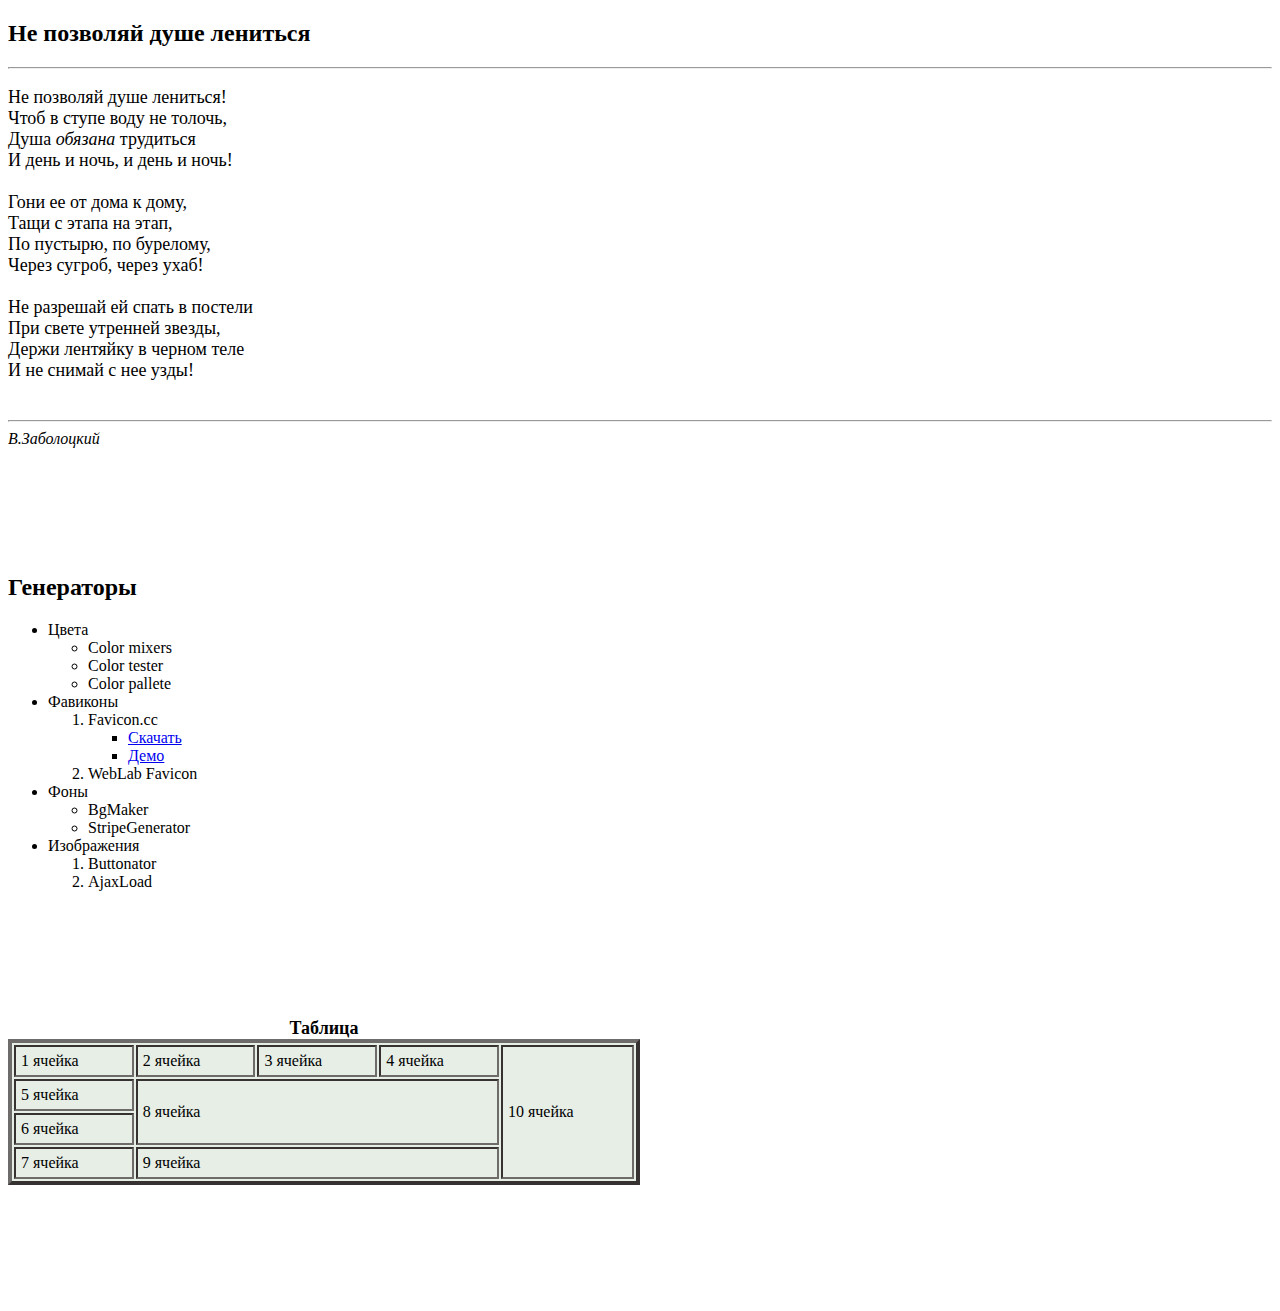
<file: gr_1_peter_polyakov_dz_1/index.html>
<!DOCTYPE html>
<html lang="ru">
<head>
   <meta charset="UTF-8">
   <meta name="keywords" content="стихотворение,список,таблица">
   <link rel="stylesheet" href="style.css">
   <title>УЧЕБНЫЙ КУРС «HTML + CSS».ПРАКТИЧЕСКОЕ ЗАДАНИЕ №1 </title>
</head>
<body>
   <!--Выполнено 27.09.2021г.-->

   <!--Стих-->
   <div class="poem">
      <h2>Не позволяй душе лениться</h2>
      <hr>
      <p><pre>
Не позволяй душе лениться!
Чтоб в ступе воду не толочь,
Душа <i>обязана</i> трудиться
И день и ночь, и день и ночь!

Гони ее от дома к дому,
Тащи с этапа на этап,
По пустырю, по бурелому,
Через сугроб, через ухаб!

Не разрешай ей спать в постели
При свете утренней звезды,
Держи лентяйку в черном теле
И не снимай с нее узды!
         </pre></p>
      <hr>
      <cite>В.Заболоцкий</cite>
   </div>

   <!--Список-->
   <div class="list">
      <h2>Генераторы</h2>
      <ul>
      <li>Цвета</li>
      <ul>
         <li>Color mixers</li>
         <li>Color tester</li>
         <li>Color pallete</li>
      </ul>
      <li>Фавиконы</li>
         <ol>
         <li>Favicon.cc</li>
            <ul>
            <li><a href="#">Скачать</a></li>
            <li><a href="#">Демо</a></li>
            </ul>
         <li>WebLab Favicon</li>
         </ol>
      <li>Фоны</li>
         <ul>
         <li>BgMaker</li>
         <li>StripeGenerator</li>
         </ul>
      <li>Изображения</li>
         <ol>
         <li>Buttonator</li>
         <li>AjaxLoad</li>
         </ol>
      </ul>
   </div>
   <!--Таблица-->
   <div class="table">
      <table>
         <caption>Таблица</caption>
         <tr><td>1 ячейка</td><td>2 ячейка</td><td>3 ячейка</td><td>4 ячейка</td><td rowspan="4">10 ячейка</td></tr>
         <tr><td>5 ячейка</td><td colspan="3" rowspan="2">8 ячейка</td></tr>
         <tr><td>6 ячейка</td></tr>
         <tr><td>7 ячейка</td><td colspan="3">9 ячейка</td></tr>
      </table>
   </div>
</body>
</html>
</file>
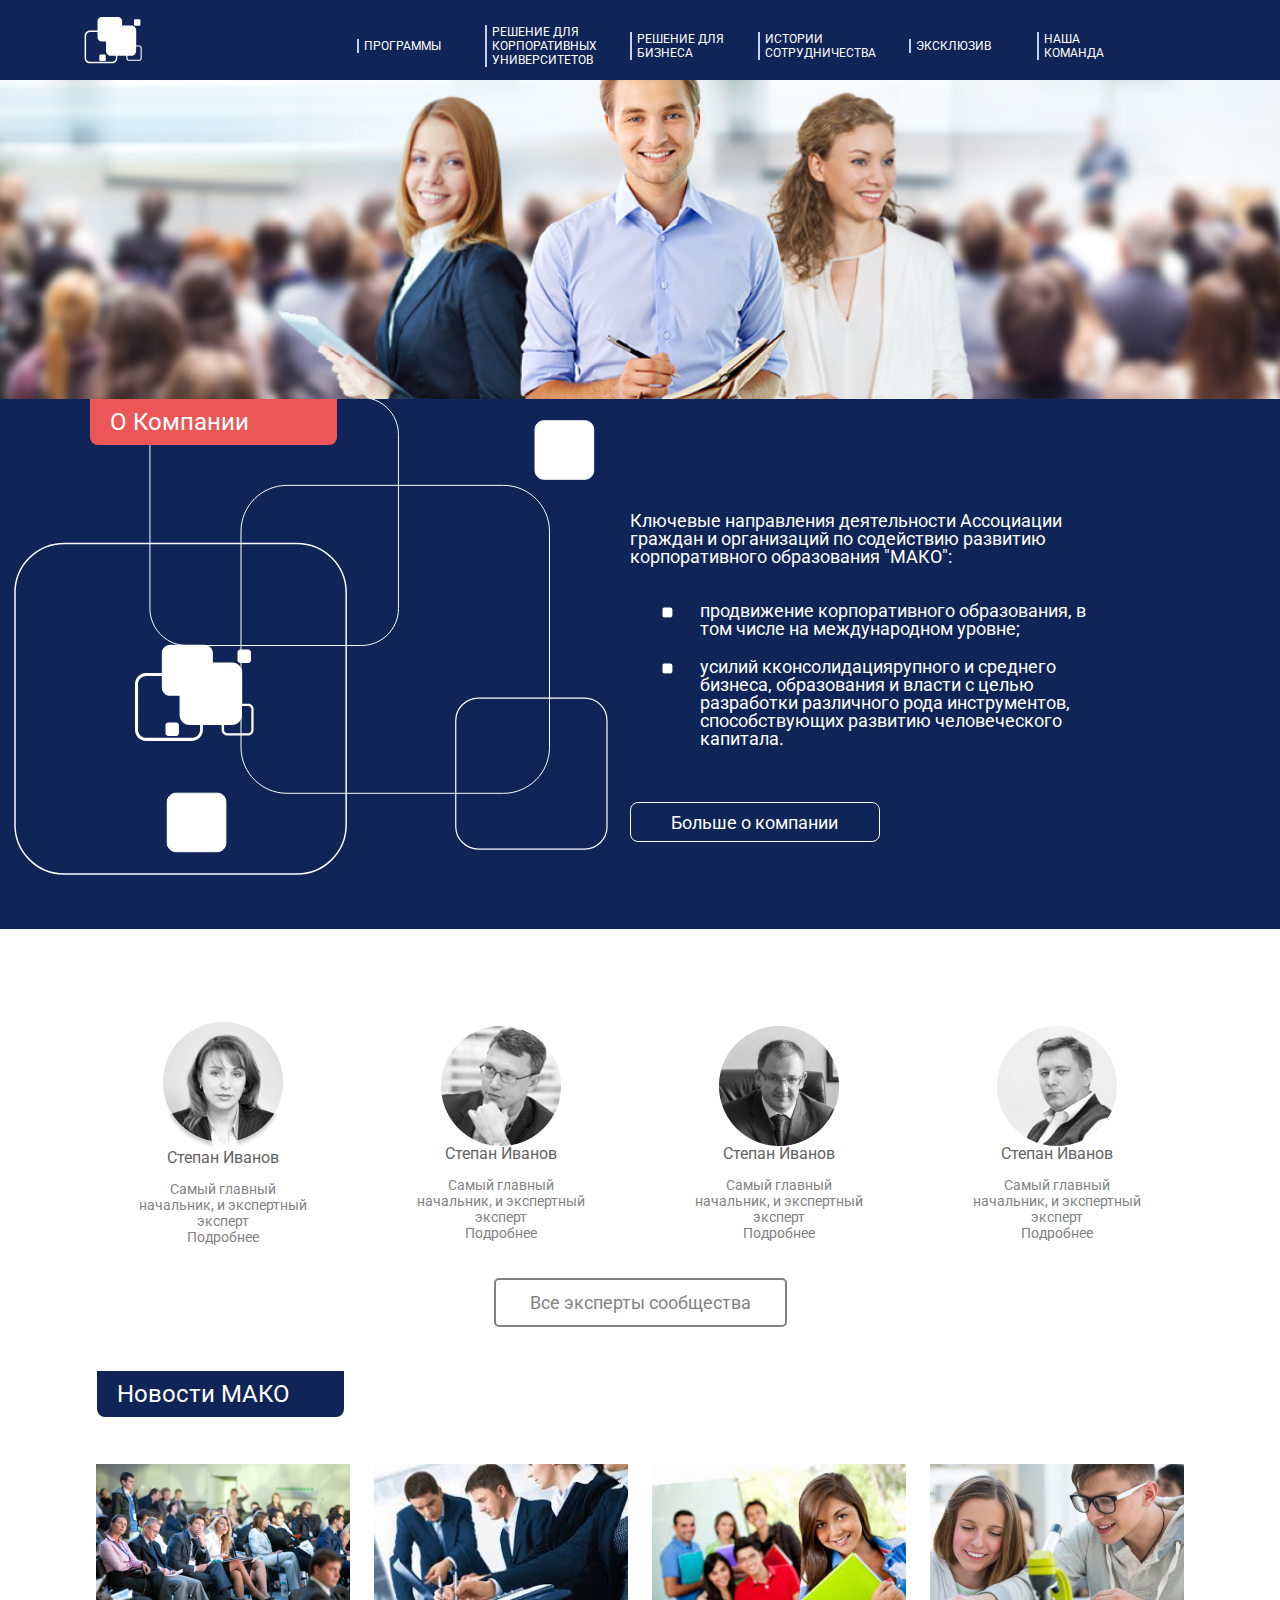
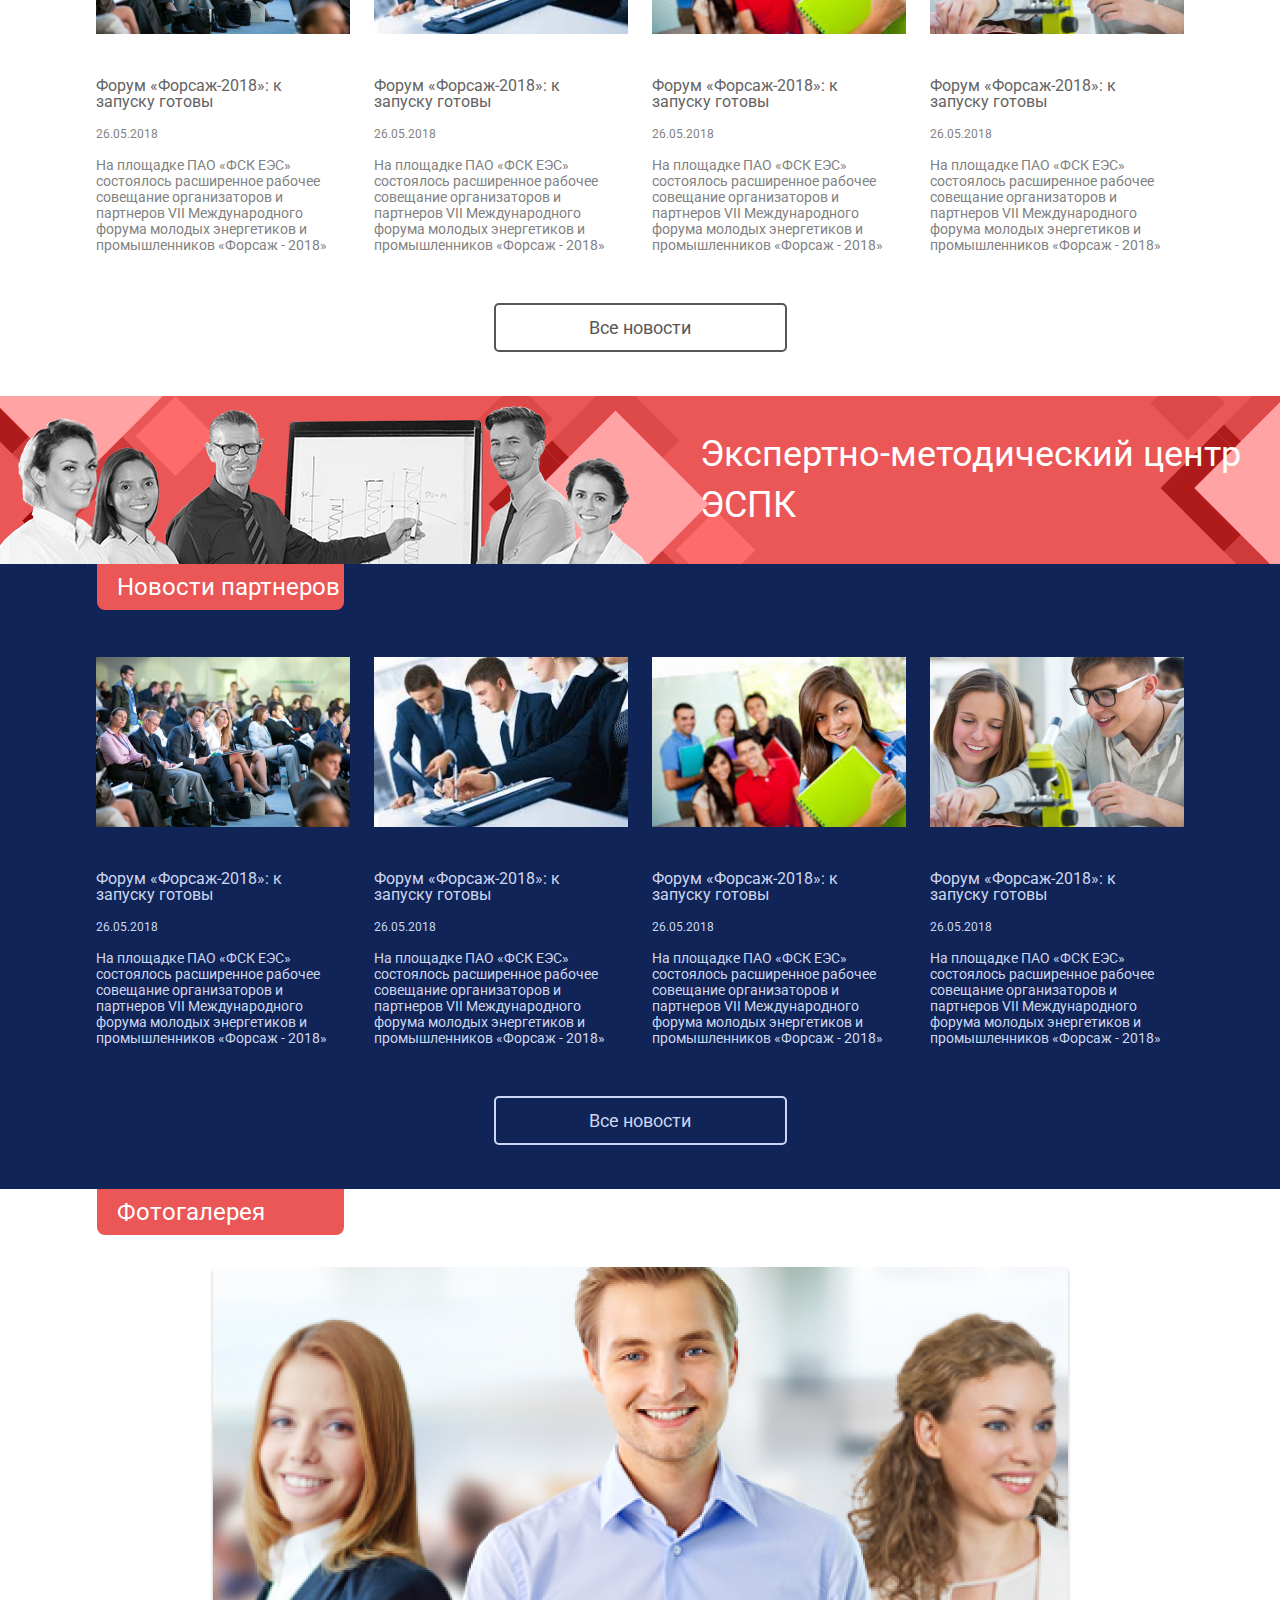
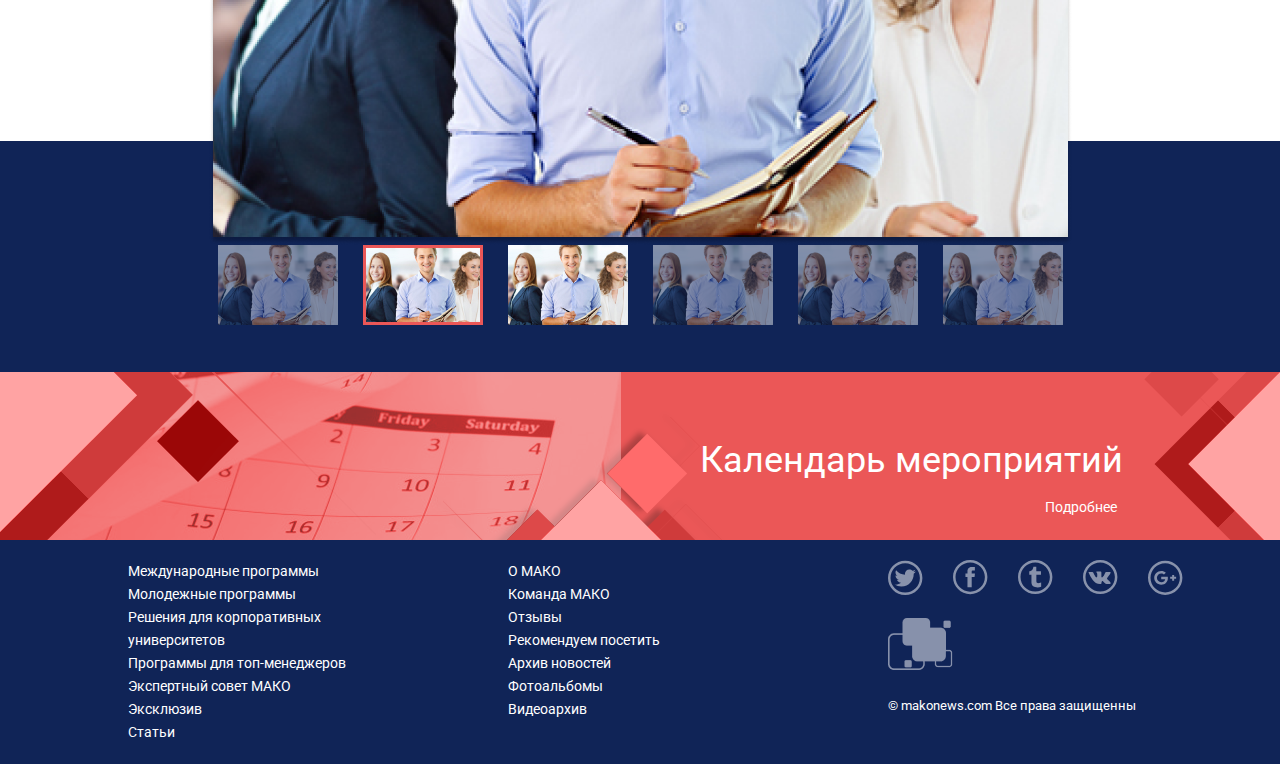
<file: gr_1_peter_polyakov_dz_5/index.html>
<!DOCTYPE html>
<html lang="ru">

<head>
    <meta charset="UTF-8">
    <meta http-equiv="X-UA-Compatible" content="IE=edge">
    <meta name="viewport" content="width=device-width, initial-scale=1.0">
    <link rel="stylesheet" href="style/main.css">
    <link rel="stylesheet" href="https://fonts.googleapis.com/css?family=Roboto:regular,700" />
    <link rel="stylesheet" type="text/css" href="slick/slick.css"/>
    <link rel="stylesheet" type="text/css" href="slick/slick-theme.css"/>
    <title>Document</title>
</head>

<body>
    <div class="wrapper">
        <header class="header">
            <div class="header__logo">
                <a href="#">
                    <img src="img/logo.svg" alt="logo">
                </a>
            </div>
            <nav class="nav">
                <a href="#">Программы</a>
                <a href="#">Решение для корпоративных университетов</a>
                <a href="#">Решение для бизнеса</a>
                <a href="#">Истории сотрудничества</a>
                <a href="#">Эксклюзив</a>
                <a href="#">Наша команда</a>
            </nav>
        </header>
        <div class="slider">
            <div class="slider__item">
                <img src="img/header-img.jpg" alt="header">
            </div>
            <div class="slider__item">
                <img src="img/header-img.jpg" alt="header">
            </div>
        </div>
        <main class="main">
            <section class="about__company">
                <div class="about__title">О Компании</div>
                <div class="about__logo"><img src="img/logo.svg" alt="logo"></div>
                <div class="about__subtitle">Ключевые направления деятельности Ассоциации граждан и организаций по
                    содействию развитию корпоративного образования "МАКО":</div>
                <div class="subtitle__list">
                    <p class="subtitle__text">продвижение корпоративного образования, в том числе на международном
                        уровне;</p>
                    <p class="subtitle__text">усилий кконсолидациярупного и среднего бизнеса, образования и власти с
                        целью разработки различного рода инструментов, способствующих развитию человеческого капитала.
                    </p>
                </div>
                <div class="subtitle__more"><a class="more__link" href="#">Больше о компании</a></div>
            </section>
            <section class="news-experts">
                <section class="experts">
                    <div class="experts__title">Эксперты МАКО</div>
                    <div class="experts__block">
                        <div class="experts__cards">
                            <div class="experts_img"><img src="img/experts_1.jpg" alt="experts"></div>
                            <div class="experts__name">Степан Иванов</div>
                            <div class="experts__description">
                                <p>Самый главный начальник, и экспертный эксперт</p>
                                <a href="#">Подробнее</a>
                            </div>
                        </div>
                        <div class="experts__cards">
                            <div class="experts_img"><img src="img/experts_2.jpg" alt="experts"></div>
                            <div class="experts__name">Степан Иванов</div>
                            <div class="experts__description">
                                <p>Самый главный начальник, и экспертный эксперт</p>
                                <a href="#">Подробнее</a>
                            </div>
                        </div>
                        <div class="experts__cards">
                            <div class="experts_img"><img src="img/experts_3.jpg" alt="experts"></div>
                            <div class="experts__name">Степан Иванов</div>
                            <div class="experts__description">
                                <p>Самый главный начальник, и экспертный эксперт</p>
                                <a href="#">Подробнее</a>
                            </div>
                        </div>
                        <div class="experts__cards">
                            <div class="experts_img"><img src="img/experts_4.jpg" alt="experts"></div>
                            <div class="experts__name">Степан Иванов</div>
                            <div class="experts__description">
                                <p>Самый главный начальник, и экспертный эксперт</p>
                                <a href="#">Подробнее</a>
                            </div>
                        </div>
                    </div>
                    <div class="all_experts">Все эксперты сообщества</div>
                </section>
                <section class="news">
                    <div class="news__title">Новости МАКО</div>
                    <div class="news__block">
                        <div class="news__cards">
                            <div class="news_img"><img src="img/news-1.jpg" alt="experts"></div>
                            <div class="news__name">Форум «Форсаж-2018»: к запуску готовы</div>
                            <div class="news__description">
                                <time datetime="26.05.2018">26.05.2018</time>
                                <p>На площадке ПАО «ФСК ЕЭС» состоялось расширенное рабочее совещание организаторов и
                                    партнеров VII Международного форума молодых энергетиков и промышленников «Форсаж -
                                    2018»</p>
                            </div>
                        </div>
                        <div class="news__cards">
                            <div class="news_img"><img src="img/news-2.jpg" alt="experts"></div>
                            <div class="news__name">Форум «Форсаж-2018»: к запуску готовы</div>
                            <div class="news__description">
                                <time datetime="26.05.2018">26.05.2018</time>
                                <p>На площадке ПАО «ФСК ЕЭС» состоялось расширенное рабочее совещание организаторов и
                                    партнеров VII Международного форума молодых энергетиков и промышленников «Форсаж -
                                    2018»</p>
                            </div>
                        </div>
                        <div class="news__cards">
                            <div class="news_img"><img src="img/news-3.jpg" alt="experts"></div>
                            <div class="news__name">Форум «Форсаж-2018»: к запуску готовы</div>
                            <div class="news__description">
                                <time datetime="26.05.2018">26.05.2018</time>
                                <p>На площадке ПАО «ФСК ЕЭС» состоялось расширенное рабочее совещание организаторов и
                                    партнеров VII Международного форума молодых энергетиков и промышленников «Форсаж -
                                    2018»</p>
                            </div>
                        </div>
                        <div class="news__cards">
                            <div class="news_img"><img src="img/news-4.jpg" alt="experts"></div>
                            <div class="news__name">Форум «Форсаж-2018»: к запуску готовы</div>
                            <div class="news__description">
                                <time datetime="26.05.2018">26.05.2018</time>
                                <p>На площадке ПАО «ФСК ЕЭС» состоялось расширенное рабочее совещание организаторов и
                                    партнеров VII Международного форума молодых энергетиков и промышленников «Форсаж -
                                    2018»</p>
                            </div>
                        </div>
                    </div>
                    <div class="all_news">Все новости</div>
                </section>
            </section>
            <section class="expert-center">
                <div class="expert-center__title">Экспертно-методический центр ЭСПК</div>
            </section>
            <section class="news-partners">
                <div class="news-partners__title">Новости партнеров</div>
                <div class="news-partners__block">
                    <div class="news-partners__cards">
                        <div class="news-partners_img"><img src="img/news-1.jpg" alt="experts"></div>
                        <div class="news-partners__name">Форум «Форсаж-2018»: к запуску готовы</div>
                        <div class="news-partners__description">
                            <time datetime="26.05.2018">26.05.2018</time>
                            <p>На площадке ПАО «ФСК ЕЭС» состоялось расширенное рабочее совещание организаторов и
                                партнеров VII Международного форума молодых энергетиков и промышленников «Форсаж - 2018»
                            </p>
                        </div>
                    </div>
                    <div class="news-partners__cards">
                        <div class="news-partners_img"><img src="img/news-2.jpg" alt="experts"></div>
                        <div class="news-partners__name">Форум «Форсаж-2018»: к запуску готовы</div>
                        <div class="news-partners__description">
                            <time datetime="26.05.2018">26.05.2018</time>
                            <p>На площадке ПАО «ФСК ЕЭС» состоялось расширенное рабочее совещание организаторов и
                                партнеров VII Международного форума молодых энергетиков и промышленников «Форсаж - 2018»
                            </p>
                        </div>
                    </div>
                    <div class="news-partners__cards">
                        <div class="news-partners_img"><img src="img/news-3.jpg" alt="experts"></div>
                        <div class="news-partners__name">Форум «Форсаж-2018»: к запуску готовы</div>
                        <div class="news-partners__description">
                            <time datetime="26.05.2018">26.05.2018</time>
                            <p>На площадке ПАО «ФСК ЕЭС» состоялось расширенное рабочее совещание организаторов и
                                партнеров VII Международного форума молодых энергетиков и промышленников «Форсаж - 2018»
                            </p>
                        </div>
                    </div>
                    <div class="news__cards">
                        <div class="news-partners_img"><img src="img/news-4.jpg" alt="experts"></div>
                        <div class="news-partners__name">Форум «Форсаж-2018»: к запуску готовы</div>
                        <div class="news-partners__description">
                            <time datetime="26.05.2018">26.05.2018</time>
                            <p>На площадке ПАО «ФСК ЕЭС» состоялось расширенное рабочее совещание организаторов и
                                партнеров VII Международного форума молодых энергетиков и промышленников «Форсаж - 2018»
                            </p>
                        </div>
                    </div>
                </div>
                <div class="all_news-partners">Все новости</div>
            </section>
            <section class="gallery-bg">
                <div class="gallery">
                    <div class="gallery__title">Фотогалерея</div>
                    <div class="gallery__photo">
                        <div class="photo__big">
                            <img src="img/galery-big.png" alt="big">
                        </div>
                        <div class="photo__small">
                            <img src="img/galery-3.png" alt="small">
                            <img src="img/galery-1.jpg" alt="small">
                            <img src="img/galery-2.jpg" alt="small">
                            <img src="img/galery-3.png" alt="small">
                            <img src="img/galery-3.png" alt="small">
                            <img src="img/galery-3.png" alt="small">
                        </div>
                    </div>
                </div>
            </section>
            <section class="calendar">
                <div class="calendar__title">Календарь мероприятий</div>
                <a href="#" class="calendar__link">Подробнее</a>
            </section>
        </main>
        <footer class="footer">
            <div class="footer__block">
                <div class="footer__programs">
                    <ul>
                        <li><a href="#">Международные программы</a></li>
                        <li><a href="#">Молодежные программы</a></li>
                        <li><a href="#">Решения для корпоративных университетов</a></li>
                        <li><a href="#">Программы для топ-менеджеров</a></li>
                        <li><a href="#">Экспертный совет МАКО</a></li>
                        <li><a href="#">Эксклюзив</a></li>
                        <li><a href="#">Статьи</a></li>
                    </ul>
                </div>
                <div class="footer__info">
                    <ul>
                        <li><a href="#">О МАКО</a></li>
                        <li><a href="#">Команда МАКО</a></li>
                        <li><a href="#">Отзывы</a></li>
                        <li><a href="#">Рекомендуем посетить</a></li>
                        <li><a href="#">Архив новостей</a></li>
                        <li><a href="#">Фотоальбомы</a></li>
                        <li><a href="#">Видеоархив</a></li>
                    </ul>
                </div>
                <div class="social__logo">
                    <div class="footer__social">
                        <ul class="social__list">
                            <li>
                                <a href="#"><img src="img/twitter.svg" alt="logo"></a>
                            </li>
                            <li>
                                <a href="#"><img src="img/facebook.svg" alt="logo"></a>
                            </li>
                            <li>
                                <a href="#"><img src="img/telegram.svg" alt="logo"></a>
                            </li>
                            <li>
                                <a href="#"><img src="img/vkontakte.svg" alt="logo"></a>
                            </li>
                            <li>
                                <a href="#"><img src="img/google.svg" alt="logo"></a>
                            </li>
                        </ul>
                    </div>
                    <div class="footer__logo">
                        <img src="img/footer-logo.png" alt="logo">
                    </div>
                    <div class="copyright">&copy; makonews.com Все права защищенны</div>
                </div>
            </div>
        </footer>
    </div>
</body>
<script src="https://code.jquery.com/jquery-3.6.0.min.js"></script>
<script src="js/slick.min.js"></script>
<script src="js/script.js"></script>
</html>
</file>
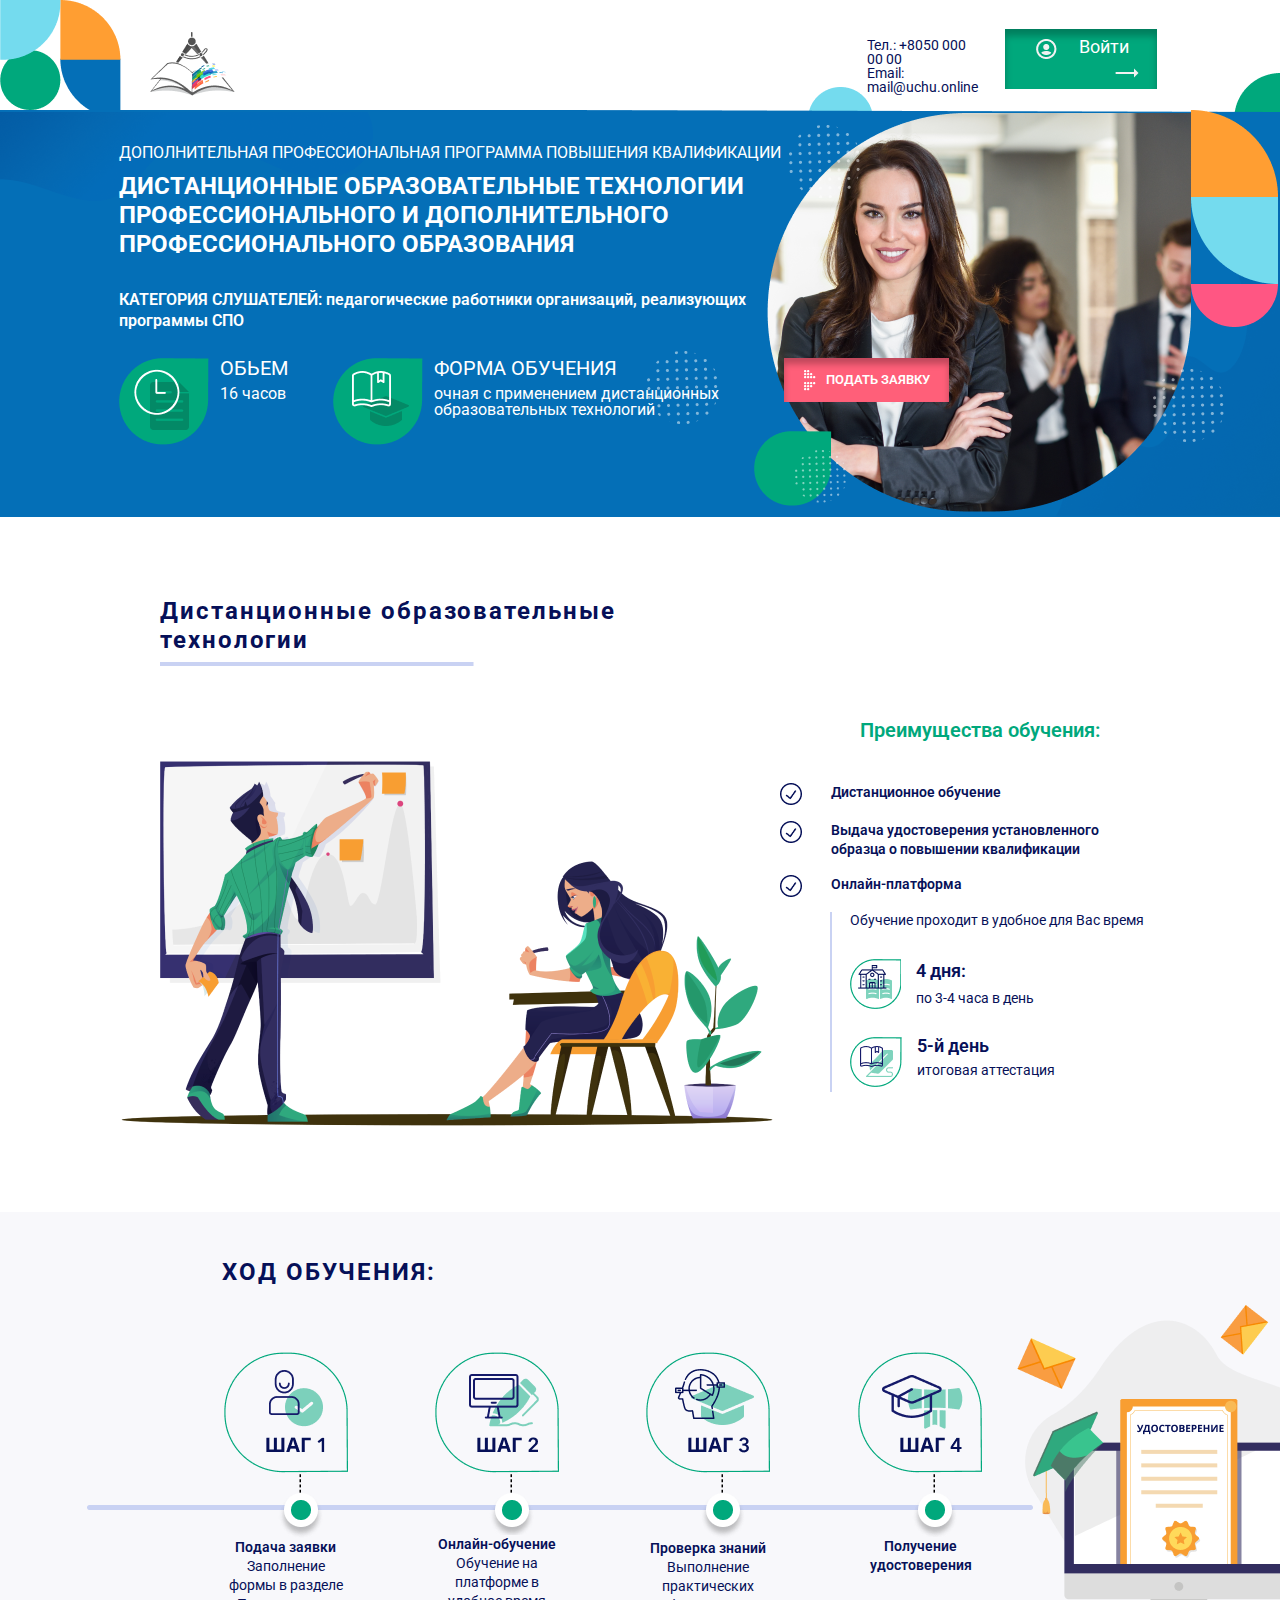
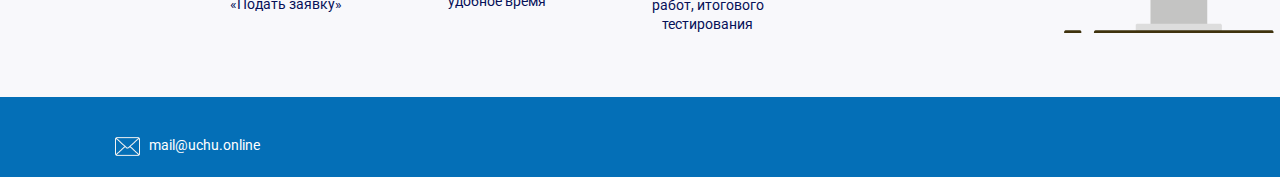
<file: gr_1_peter_polyakov_dz_6/index.html>
<!DOCTYPE html>
<html lang="ru">
<head>
    <meta charset="UTF-8">
    <meta http-equiv="X-UA-Compatible" content="IE=edge">
    <meta name="viewport" content="width=device-width, initial-scale=1.0">
    <link rel="stylesheet" href="css/main.css">
    <link href="https://fonts.googleapis.com/css?family=Roboto:regular" rel="stylesheet" />
    <title>Document</title>
</head>
<body>
    <div class="wrapper">
        <header class="header">
            <div class="header__logo">
                <a href="#"><img src="img/header-logo.png" alt="logo"></a>
            </div>
            <div class="header__contacts">
                <p><a href="tel:+38(050)000-00-00">Тел.: +8050 000 00 00</a></p>
                <p><a href="mailto:mail@uchu.online">Email: mail@uchu.online</a></p>
            </div>
            <button type="button" class="header__button">
                <img class="before"  src="img/header-avatar.png" alt="avatar">
                Войти
                <img class="after" src="img/header-arrow.png" alt="arrow">
            </button>
        </header>
        <main>
            <section class="reg">
                <div class="reg__block-text">
                    <h1 class="reg__title">Дополнительная профессиональная программа повышения квалификации</h1>
                    <p class="reg__subtitle">ДИСТАНЦИОННЫЕ ОБРАЗОВАТЕЛЬНЫЕ ТЕХНОЛОГИИ ПРОФЕССИОНАЛЬНОГО И ДОПОЛНИТЕЛЬНОГО ПРОФЕССИОНАЛЬНОГО ОБРАЗОВАНИЯ</p>
                    <p class="reg__text"><span>Категория слушателей</span>: педагогические работники организаций, реализующих программы СПО</p>
                </div>
                <div class="reg__block-form">
                    <div class="reg__volume">
                        <img src="img/reg-volume.png" alt="volume">
                        <div class="float">
                            <div class="block__title">Обьем</div>
                            <div class="block__text">16 часов</div>
                        </div>
                    </div>
                    <div class="reg__education">
                        <img src="img/reg-education.png" alt="education">
                        <div class="float">
                            <div class="block__title">Форма обучения</div>
                            <div class="block__text text">очная с применением дистанционных образовательных технологий</div>
                        </div>
                    </div>
                    <div class="reg__button">
                        <button type="button"><img src="img/reg-button.svg" alt="button">подать заявку</button>
                    </div>
                </div>
            </section>
            <section class="benefits">
                <h2 class="benefits__title">Дистанционные образовательные технологии</h2>
                <div class="benefits__block-right">
                    <h3 class="benefits__subtitle">Преимущества обучения:</h3>
                    <ul class="benefits__list">
                        <li class="benefits__item">
                            <img src="img/benefits-check.png" alt="check">
                            <p>Дистанционное обучение</p>
                        </li>
                        <li class="benefits__item">
                            <img class="item-2" src="img/benefits-check.png" alt="check">
                            <p>Выдача удостоверения установленного образца о повышении квалификации</p>
                        </li>
                        <li class="benefits__item">
                            <img src="img/benefits-check.png" alt="check">
                            <p>Онлайн-платформа</p>
                        </li>
                    </ul>
                    <div class="benefits__block">
                        <p class="block__string-1 string">Обучение проходит в удобное для Вас время</p>
                        <img src="img/benefits-icon-1.png" alt="">
                        <div class="str">
                            <p class="block__string-2 string">4 дня:</p>
                            <p class="block__string-3 string">по 3-4 часа в день</p>
                        </div>
                        <img src="img/benefits-icon-2.png" alt="">
                        <div class="str">
                            <p class="block__string-4 string">5-й день</p>
                            <p class="block__string-5 string">итоговая аттестация</p>
                        </div>
                    </div>
                </div>
            </section>
            <section class="learning">
                <div class="learning__title">Ход обучения:</div>
                <div class="learning__block">
                    <div class="step learning__step-1">
                        <div class="learning__img">
                            <img src="img/step-1.png" alt="step-1">
                        </div>
                        <div class="learning__subtitle">Подача заявки</div>
                        <div class="learning__text">Заполнение формы в разделе «Подать заявку»</div>
                    </div>
                    <div class="step learning__step-2">
                        <div class="learning__img">
                            <img src="img/step-2.png" alt="step-2">
                        </div>
                        <div class="learning__subtitle">Онлайн-обучение</div>
                        <div class="learning__text">Обучение на платформе в удобное время</div>
                    </div>
                    <div class="step learning__step-3">
                        <div class="learning__img">
                            <img src="img/step-3.png" alt="step-3">
                        </div>
                        <div class="learning__subtitle">Проверка знаний</div>
                        <div class="learning__text">Выполнение практических работ, итогового тестирования</div>
                    </div>
                    <div class="step learning__step-4">
                        <div class="learning__img">
                            <img src="img/step-4.png" alt="step-4">
                        </div>
                        <div class="learning__subtitle">Получение удостоверения</div>
                    </div>
                </div>
            </section>
        </main>
        <footer class="footer">
            <div class="footer__mail">
                <a href="#">
                    <img src="img/mail-1.png" alt="mail">mail@uchu.online
                </a>
            </div>
        </footer>
    </div>
</body>
</html>
</file>
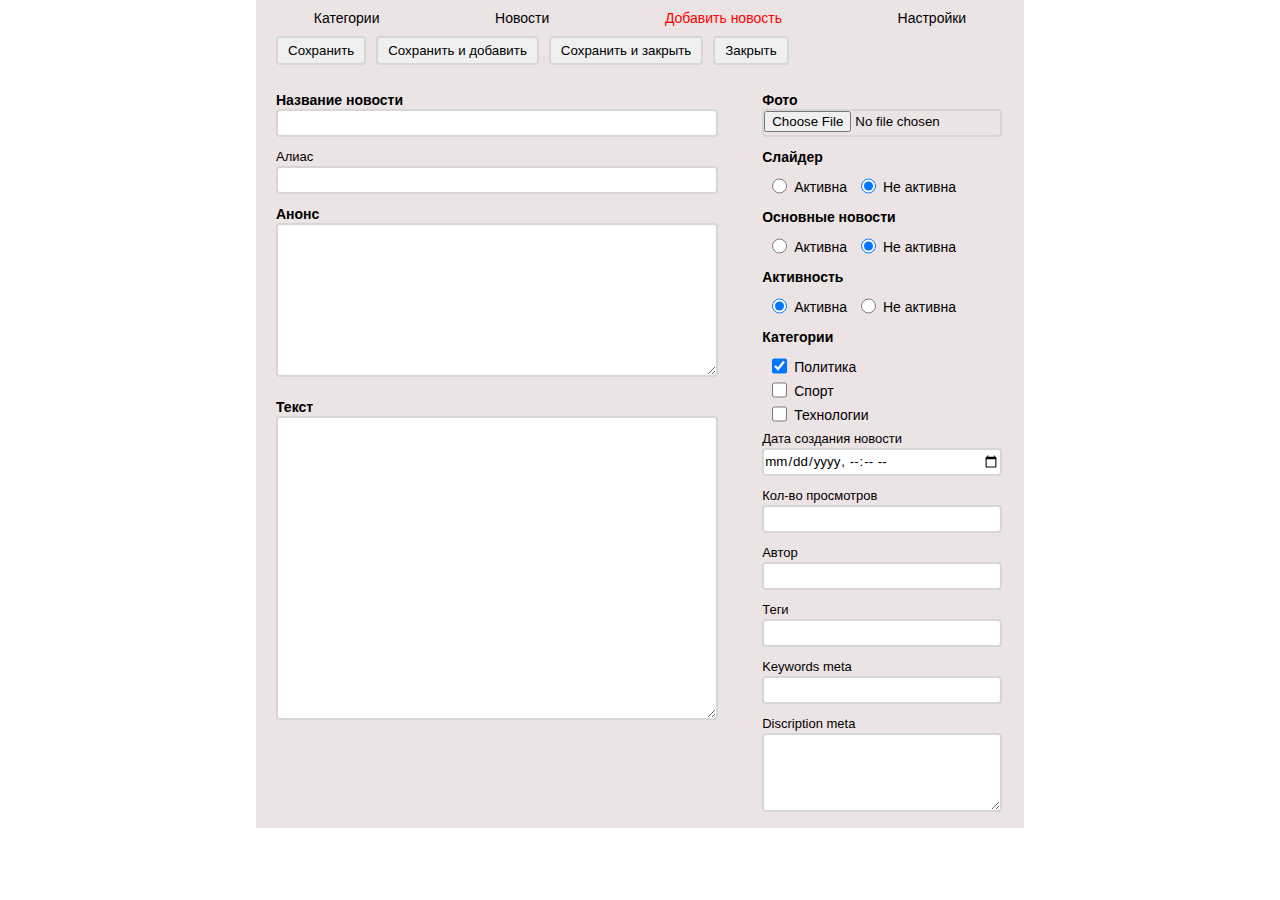
<file: gr_1_peter_polyakov_dz_2/index-v2.html>
<!DOCTYPE html>
<html lang="ru">

<head>
  <meta charset="UTF-8">
  <link rel="stylesheet" href="css/main.css" type="text/css">
  <title>Формы</title>
</head>

<body>
  <div class="all-sections">
    <nav class="nav">
      <ul class="nav__list">
        <li><a href="https://www.google.com/">Категории</a></li>
        <li><a href="https://www.google.com/">Новости</a></li>
        <li class="active"><a href="https://www.google.com/">Добавить новость</a></li>
        <li><a href="https://www.google.com/">Настройки</a></li>
      </ul>
    </nav>
    <form class="form" action="handler.php">
      <div class="form__save-settings">
        <ul class="save-settings__buttons">
          <li><button type="button">Сохранить</button></li>
          <li><button type="button">Сохранить и добавить</button></li>
          <li><button type="button">Сохранить и закрыть</button></li>
          <li><button type="button">Закрыть</button></li>
        </ul>
      </div>
      <div class="form__description-settings">
        <div class="form__article-description">
          <ul class="article-description__list">
            <li class="strong">
              <label for="article-title">Название новости</label>
              <input type="text" name="article-title" id="article-title">
            </li>
            <li class="small">
              <label for="alias">Алиас</label>
              <input type="text" name="alias" id="alias">
            </li>
            <li class="strong">
              <label for="announcement">Анонс</label>
              <textarea name="announcement" id="announcement" cols="30" rows="10"></textarea>
            </li>
            <li class="strong">
              <label for="text">Текст</label>
              <textarea name="text" id="text" cols="30" rows="20"></textarea>
            </li>
          </ul>
        </div>
        <div class="form__article-settings">
          <ul class="article-settings__list">
            <li class="strong">
              <label for="photo">Фото</label>
              <input type="file" accept="image/*" name="photo" id="photo">
            </li>  
          <div class="radio">
            <li>
              <p class="strong">Слайдер</p>
              <label for="active"><input type="radio" id="active" name="active" value="active">Активна</label>
              <label for="inactive"><input type="radio" id="inactive" name="active" value="inactive" checked>Не активна</label>
            </li>
            <li>
              <p class="strong">Основные новости</p>
              <label for="active_1"><input type="radio" id="active_1" name="active_1" value="active">Активна</label>
              <label for="inactive_1"><input type="radio" id="inactive_1" name="active_1" value="inactive" checked>Не активна</label>
            </li>
            <li>
              <p class="strong">Активность</p>
              <label for="active_2"><input type="radio" id="active_2" name="active_2" value="active" checked>Активна</label>
              <label for="inactive_2"><input type="radio" id="inactive_2" name="active_2" value="inactive">Не активна</label>
            </li>
            <li>
          </div>
              <p class="strong">Категории</p>
              <label for=""><input type="checkbox" id="" name="categories" value="politic" checked>Политика</label>
              <label for=""><input type="checkbox" id="" name="categories" value="sport">Спорт</label>
              <label for=""><input type="checkbox" id="" name="categories" value="technology">Технологии</label>
            </li>
            <li class="small">
              <label for="datetime">Дата создания новости</label>
              <input type="datetime-local" name="datetime" id="datetime">
            </li>
            <li class="small">
              <label for="views">Кол-во просмотров</label>
              <input type="text" name="views" id="views">
            </li>
            <li class="small">
              <label for="author">Автор</label>
              <input type="text" name="author" id="author">
            </li>
            <li class="small">
              <label for="tags">Теги</label>
              <input type="text" name="tags" id="tags">
            </li>
            <li class="small">
              <label for="meta">Keywords meta</label>
              <input type="text" name="meta" id="meta">
            </li>
            <li class="small">
              <label for="discription">Discription meta</label>
              <textarea name="discription" id="discription" cols="30" rows="5"></textarea>
            </li>
          </ul>
        </div>
      </div>
    </form>
  </div>

</body>
</file>
<file: gr_1_peter_polyakov_dz_1/style.css>
div{
   margin-bottom: 10%;
}
pre{
   font-size: large;
   font-family: serif;
}

/*Стили для таблицы*/
table {
   width: 50%;
   border-top: 4px solid rgb(110, 107, 107);
   border-right: 4px solid rgb(54, 50, 50);
   border-bottom: 4px solid rgb(54, 50, 50);
   border-left: 4px solid rgb(110, 107, 107);
   background-color: rgb(230, 238, 230);
}
th,td {
   padding: 5px;
   border-top: 2px solid rgb(54, 50, 50);
   border-right: 2px solid rgb(110, 107, 107);
   border-bottom: 2px solid rgb(110, 107, 107);
   border-left: 2px solid rgb(54, 50, 50);
}
caption {
   font-size: large;
   font-weight: 700;
}
</file>
<file: gr_1_peter_polyakov_dz_5/style/main.css>
/*Обнуление*/
* {
    padding: 0;
    margin: 0;
    border: 0;
    outline: none;
}
*,
*:before,
*:after {
    -moz-box-sizing: border-box;
    -webkit-box-sizing: border-box;
    box-sizing: border-box;
}
html,
body {
    height: 100%;
    width: 100%;
    font-size: 100%;
    line-height: 1;
    font-size: 14px;
    -ms-text-size-adjust: 100%;
    -moz-text-size-adjust: 100%;
    -webkit-text-size-adjust: 100%;
}
input,
button,
textarea {
    font-family: inherit;
}
input::-ms-clear {
    display: none;
}
button,
a {
    cursor: pointer;
}
button::-moz-focus-inner {
    padding: 0;
    border: 0;
}
a,
a:visited {
    text-decoration: none;
    color: #ffffff;
}
a:hover {
    text-decoration: none;
}
ul li {
    list-style: none;
}
img {
    vertical-align: top;
}
h1,
h2,
h3,
h4,
h5,
h6 {
    font-size: inherit;
    font-weight: 400;
}
/*--------------------*/
body {
    font-family: Roboto, serif;
    font-style: normal;
    min-width: 1280px;
}
.wrapper {
    min-height: 100%;
    margin: 0 auto;
    max-width: 1280px;
    background: #102457;
}
.header {
    display: flex;
    flex-wrap: wrap;
    height: 80px;
}
.header__logo img {
    width: 59px;
    height: 47px;
    margin: 17px 214px 17px 84px;
    transition: 0.5s;
}
.header__logo img:hover {
    transform: scale(1.2);
}
.nav {
    color: #c6d3f5;
    line-height: 14px;
    text-align: left;
    text-transform: uppercase;
}
.nav a {
    font-size: 12px;
    display: inline-table;
    width: 95px;
    margin: 25px 30px 0 0;
    vertical-align: middle;
    padding-left: 5px;
    border-left: 2px solid #c6d3f5;
    transition: 0.5s;
}
.nav a:hover {
    color: #eb5757;
    transform: scale(1.2);
}


.about__company {
    background: url(../img/about-background.svg) no-repeat 2% -5%;
    height: 530px;
}
.about__title {
    width: 247px;
    height: 46px;
    color: #ffffff;
    font-size: 24px;
    background: #eb5757;
    border-radius: 0 0 8px 8px;
    margin-left: 90px;
    padding: 11px 0 0 20px;
}
.about__logo img {
    width: 120px;
    height: 197px;
    margin: 150px 0 0 135px;
}
.about__subtitle {
    width: 490px;
    height: 90px;
    font-size: 18px;
    text-align: left;
    color: #ffffff;
    margin: -280px 0 0 630px;
}
.subtitle__list {
    width: 450px;
    height: 170px;
    font-size: 18px;
    text-align: left;
    color: #ffffff;
    margin-left: 660px;
    margin-bottom: 30px;
}
.subtitle__text {
    position: relative;
    padding-left: 40px;
}
.subtitle__text::before {
    content: "";
    position: absolute;
    width: 15px;
    height: 15px;
    left: 0;
    top: 5px;
    background: url(../img/dotter.png) center 0 no-repeat;
}
.subtitle__text:first-child {
    margin-bottom: 20px;
}
.subtitle__more {
    width: 250px;
    height: 40px;
    border: 1px solid #ffffff;
    border-radius: 8px;
    font-size: 18px;
    padding: 11px 0 0 40px;
    margin: 0 0 0 630px;
}
.subtitle__more a:hover {
    color: #eb5757;
    border-color: #eb5757;
}

.news-experts {
    background-color: white;
}
.experts {
    background-color: white;
    max-width: 1111px;
    height: 100%;
    margin: 0 auto;
    padding-bottom: 44px;
}
.experts__title {
    width: 247px;
    height: 46px;
    color: #ffffff;
    font-size: 24px;
    border-radius: 0 0 8px 8px;
    margin-left: 12px;
    margin-bottom: 47px;
    padding: 11px 0 0 20px;
}
.experts__block {
    display: flex;
    justify-content: space-around;
    align-items: center;
    margin: 0 auto 33px auto;
}
.experts_img {
    text-align: center;
}
.experts__name {
    color: #636363;
    font-size: 16px;
    text-align: center;
    margin-bottom: 15px;
}
.experts__description {
    width: 170px;
    text-align: center;
    font-size: 14px;
    line-height: 16px;
    color: #828282;
}
.experts__description a {
    color: #828282;
}
.experts__description a:hover {
    color: #eb5757;
}
.all_experts {
    color: #828282;
    font-size: 18px;
    line-height: 25px;
    text-align: center;
    border: 2px solid #828282;
    border-radius: 5px;
    width: 293px;
    padding: 10px;
    margin: 0 auto 0 auto;
}
.all_experts:hover {
    color: #eb5757;
    border-color: #eb5757;
}

.news {
    background-color: white;
    max-width: 1111px;
    height: 100%;
    margin: 0 auto;
    padding-bottom: 44px;
}
.news__title {
    width: 247px;
    height: 46px;
    color: #ffffff;
    font-size: 24px;
    background: #102457;
    border-radius: 0 0 8px 8px;
    margin-left: 12px;
    margin-bottom: 47px;
    padding: 11px 0 0 20px;
}
.news__block {
    display: flex;
    justify-content: space-around;
    align-items: center;
    margin: 0 auto 50px auto;
}
.news_img {
    width: 254px;
    height: 170px;
    text-align: center;
    margin-bottom: 44px;
}
.news__name {
    color: #636363;
    font-size: 16px;
    text-align: left;
    margin-bottom: 15px;
    width: 197px;
}
.news__description {
    width: 254px;
    text-align: left;
    font-size: 14px;
    line-height: 16px;
    color: #828282;
}
.news__description p {
    margin-top: 15px;
}
.news__description time {
    font-size: 12px;
}
.all_news {
    color: rgb(87, 86, 85);
    border: 2px solid rgb(87, 86, 85);
    font-size: 18px;
    line-height: 25px;
    text-align: center;
    border-radius: 5px;
    width: 293px;
    padding: 10px;
    margin: 0 auto 0 auto;
}
.all_news:hover {
    color: #eb5757;
    border-color: #eb5757;
}

.expert-center {
    background: url(../img/expert-center.jpg) no-repeat 0 0/100% 100%;
    min-height: 168px;
}
.expert-center__title {
    font-size: 36px;
    font-weight: 400;
    line-height: 51px;
    letter-spacing: 0em;
    text-align: left;
    color: #ffffff;
    margin-left: 700px;
    padding-top: 33px;
}

.news-partners {
    background-color: #102457;
    max-width: 1111px;
    height: 100%;
    margin: 0 auto;
    padding-bottom: 44px;
}
.news-partners__title {
    width: 247px;
    height: 46px;
    color: #ffffff;
    font-size: 24px;
    background: #eb5757;
    border-radius: 0 0 8px 8px;
    margin-left: 12px;
    margin-bottom: 47px;
    padding: 11px 0 0 20px;
}
.news-partners__block {
    display: flex;
    justify-content: space-around;
    align-items: center;
    margin: 0 auto 50px auto;
}
.news-partners_img {
    width: 254px;
    height: 170px;
    text-align: center;
    margin-bottom: 44px;
}
.news-partners__name {
    color: #cdd7f1;
    font-size: 16px;
    text-align: left;
    margin-bottom: 15px;
    width: 197px;
}
.news-partners__description {
    width: 254px;
    text-align: left;
    font-size: 14px;
    line-height: 16px;
    color: #cdd7f1;
}
.news-partners__description p {
    margin-top: 15px;
}
.news-partners__description time {
    font-size: 12px;
}
.all_news-partners {
    color: #cdd7f1;
    font-size: 18px;
    line-height: 25px;
    text-align: center;
    border: 2px solid #cdd7f1;
    border-radius: 5px;
    width: 293px;
    padding: 10px;
    margin: 0 auto 0 auto;
}
.all_news-partners:hover {
    color: #eb5757;
    border-color: #eb5757;
}

.gallery-bg {
    height: 100%;
    width: 100%;
    background: linear-gradient(to bottom, white 75%, #102457 25%);
}
.gallery {
    max-width: 1111px;
    height: 100%;
    margin: 0 auto;
    margin-bottom: 47px;
}
.gallery__title {
    width: 247px;
    height: 46px;
    color: #ffffff;
    font-size: 24px;
    background: #eb5757;
    border-radius: 0 0 8px 8px;
    margin-left: 12px;
    margin-bottom: 32px;
    padding: 11px 0 0 20px;
}
.gallery__photo img {
    display: block;
    margin: 0 auto;
}
.photo__small {
    display: flex;
    justify-content: space-around;
    width: 870px;
    margin: 0 auto;
}

.calendar {
    background: url(../img/calendar.png) no-repeat 0 0/100% 100%;
    min-height: 168px;
    margin-bottom: 20px;
}
.calendar__title {
    font-size: 36px;
    font-weight: 400;
    line-height: 51px;
    letter-spacing: 0em;
    text-align: left;
    color: #ffffff;
    margin-left: 700px;
    margin-bottom: 14px;
    padding-top: 63px;
}
.calendar__link {
    margin-left: 1045px;
}
.calendar__link:hover {
    color: #eb5757;
}

.footer {
    padding-bottom: 20px;
}
.footer__block {
    display: flex;
}
.footer__block a {
    transition: 0.5s;
}
.footer__block a:hover {
    color: #eb5757;
    transform: scale(1.3);
}
.footer__programs {
    margin: 0 0 0 128px;
    font-size: 14px;
    font-weight: 400;
    line-height: 23px;
    letter-spacing: 0em;
    text-align: left;
    width: 288px;
}
.footer__info {
    margin: 0 92px 0 92px;
    font-size: 14px;
    font-weight: 400;
    line-height: 23px;
    letter-spacing: 0em;
    text-align: left;
    width: 288px;
}
.footer__social {
    margin-bottom: 23px;
}
.social__list {
    display: flex;
}
.social__list li {
    margin-right: 30px;
}
.social__list img {
    transition: 0.5s;
}
.social__list img:hover {
    transform: scale(1.3);
}
.footer__logo {
    margin-bottom: 29px;
}
.copyright {
    color: #ffffff;
    font-size: 13px;
}
</file>
<file: gr_1_peter_polyakov_dz_6/css/main.css>
/*Обнуление*/
* {
    padding: 0;
    margin: 0;
    border: 0;
    outline: none;
}
*,
*:before,
*:after {
    -moz-box-sizing: border-box;
    -webkit-box-sizing: border-box;
    box-sizing: border-box;
}
html,
body {
    height: 100%;
    width: 100%;
    font-size: 100%;
    line-height: 1;
    -ms-text-size-adjust: 100%;
    -moz-text-size-adjust: 100%;
    -webkit-text-size-adjust: 100%;
}
input,
button,
textarea {
    font-family: inherit;
}
input::-ms-clear {
    display: none;
}
button,
a {
    cursor: pointer;
}
button::-moz-focus-inner {
    padding: 0;
    border: 0;
}
a,
a:visited {
    text-decoration: none;
    color: #ffffff;
}
a:hover {
    text-decoration: none;
}
ul li {
    list-style: none;
}
img {
    vertical-align: top;
}
h1,
h2,
h3,
h4,
h5,
h6 {
    font-size: inherit;
    font-weight: 400;
}
/*--------------------*/
@font-face {
	font-family: 'Avenir Next LT Pro';
	font-style: normal;
	font-weight: normal;
	src: local('Avenir Next LT Pro'),
		url('../fonts/AvenirNextLTPro-Demi.otf') format('otf');
}
@font-face {
	font-family: 'Avenir Next LT Pro';
	font-style: normal;
	font-weight: normal;
	src: local('Avenir Next LT Pro'),
		url('../fonts/AvenirNextLTPro-Regular.otf') format('otf');
}
@font-face {
	font-family: 'Avenir Next LT Pro';
	font-style: normal;
	font-weight: bold;
	src: local('Avenir Next LT Pro'),
		url('../fonts/AvenirNextLTPro-Bold.otf') format('otf');
}
body {
    font-family: 'Avenir Next LT Pro', Roboto;
    font-size: 14px;
    font-style: normal;
    max-width: 1420px;
    margin: 0 auto;
    background-color: #FFFFFF;
}
.wrapper {
    margin: 0 auto;
    max-width: 1420px;
}

.header {
    max-width: 1420px;
    height: 120px;
    display: flex;
    background: url(../img/sub-logo-1.png) no-repeat 0px 0,
                url(../img/sub-logo-2.png) no-repeat 60px 0px,
                url(../img/sub-logo-3.png) no-repeat 0px 50px,
                url(../img/sub-logo-4.png) no-repeat 60px 58px,
                url(../img/header-green.png) no-repeat 100% 100%,
                url(../img/header-blue.png) no-repeat 808px 100%;
}
.header__logo {
    margin: 32px 0 0 150px;
}
.header__contacts {
    margin: 38px 27px 0 632px;
}
.header__contacts a {
    color: #061058;
    font-family: Roboto;
}
.header__button {
    width: 245px;
    height: 60px;
    color: #ffffff;
    background-color: #00A87C;
    box-shadow: inset 0 7px 7px rgba(0, 0, 0, 0.25);
    margin: 29px 123px 0 0;
    font-family: Roboto;
    font-size: 18px;
    font-weight: 400;
    text-align: center;
}
.header__button img {
    vertical-align: middle;
}
.before {
    margin-right: 16px;
}
.after {
    margin-left: 92px;
}

.reg {
    font-size: 16px;
    min-height: 407px;
    margin-top: -10px;
    background: url(../img/background-image.png) no-repeat 100% 100%;
    color: #ffffff;
    
}
.reg__block-text {
    max-width: 777px;
    margin-left: 119px;
}
.reg__title {
    padding-top: 35px;
    margin-bottom: 11px;
    text-align: left;
    text-transform: uppercase;
}
.reg__subtitle {
    font-size: 24px;
    font-weight: 700;
    line-height: 29px;
    text-align: left;
    margin-bottom: 30px;
    text-transform: uppercase;
}
.reg__text {
    font-weight: 600;
    line-height: 21px;
    letter-spacing: 0em;
    text-align: left;
    margin-bottom: 27px;
    width: 650px;
} 
.reg__text span {
    text-transform: uppercase;
}  
.reg__block-form {
    display: flex;
    margin-left: 119px;
}
.float {
    float: right;
}
.block__title{
    font-size: 20px;
    text-transform: uppercase;
    margin-bottom: 8px;
}
.block__text {
    font-size: 16px;
}
.text {
    width: 350px;
}
.reg__volume {
    margin-right: 45px;
}
.reg__volume img, .reg__education img {
    margin-right: 11px;
}
.reg__button button {
    width: 165px;
    height: 44px;
    background-color: #ff5f79;
    box-shadow: inset 0 6px 6px rgba(0, 0, 0, 0.25);
    text-transform: uppercase;
}
.reg-button, button {
    font-weight: 600;
    text-align: center;
    color: #ffffff;
}
.reg__button img {
    margin-right: 10px;
    vertical-align: middle;
}

.benefits {
    min-height: 615px;
    color: #061058;
    background: url(../img/benefits-img-1.png) no-repeat 76px 100px,
                url(../img/benefits_title-line.png) no-repeat 160px 65px,
                url(../img/border-vertical.png) no-repeat 830px 315px;
}
.benefits__title {
    font-size: 24px;
    font-weight: 700;
    line-height: 29px;
    letter-spacing: 0.08em;
    text-align: left;
    margin-top: 80px;
    margin-left: 160px;
    width: 574px;
    height: 50px;
}
.benefits__block-right {
    margin-top: 70px;
    margin-left: 780px;
    width: 400px;
    height: 377px;
}
.benefits__subtitle {
    font-size: 20px;
    font-weight: 600;
    line-height: 27px;
    letter-spacing: 0em;
    text-align: center;
    color: #00A87C;
    margin-bottom: 39px;
}
.benefits__list {
    font-weight: 600;
    line-height: 19px;
    letter-spacing: 0em;
    text-align: left;
}
.benefits__list li {
    display: flex;
    gap: 29px;
}
.benefits__item {
    width: 364px;
    margin-bottom: 16px;
}
.item-2 {
    width: 22px;
    height: 22px;
}

.benefits__block {
    margin-left: 70px;
}
.benefits__block img {
    float: left;
    margin-right: 15px;
}
.block__string-1 {
    margin-bottom: 32px;
}
.block__string-2 {
    font-size: 18px;
    font-weight: 600;
    line-height: 24px;
    text-align: left;
    margin-bottom: 8px;
}
.block__string-3 {
    margin-bottom: 32px;
}
.block__string-4 {
    font-size: 18px;
    font-weight: 600;
    text-align: left;
    margin-bottom: 8px;
}

.learning {
    background: url(../img/learning-border.png) no-repeat 26% 61%,
                url(../img/learning-background.png) no-repeat 990px 60px;
    background-color: #F8F8FB;
    color: #061058;
    height: 485px;
}
.learning__title {
    font-size: 24px;
    font-weight: 700;
    line-height: 29px;
    letter-spacing: 0.08em;
    text-align: center;
    width: 658px;
    padding-top: 46px;
    margin-bottom: 65px;
    text-transform: uppercase;
}
.learning__block {
    display: flex;
    width: 168px;
    height: 300px;
    text-align: center;
    margin-left: 222px;
}
.step {
    margin-right: 50%;
}
.learning__subtitle {
    font-weight: 600;
    line-height: 19px;
    letter-spacing: 0em;
    text-align: center;
}
.learning__text {
    font-weight: 400;
    line-height: 19px;
    letter-spacing: 0em;
    text-align: center;
}


.footer {
    height: 80px;
    background-color: #046FB7;
}
.footer__mail {
    margin-left: 9%;
    padding-top: 37px;
}
.footer__mail a, .footer__mail img {
    transition: 1s;
}
.footer__mail a:hover {
    color: #00A87C;
    transform: scale(1.5);
}
.footer__mail img:hover {
    transform: scale(1.2);
}
.footer__mail img {
    margin-right: 9px;
    vertical-align: middle;
}
</file>
<file: gr_1_peter_polyakov_dz_2/css/main.css>
* {
  padding: 0;
  margin: 0;
  border: 0;
}
a {
  text-decoration: none;
  color: black;
}
ul li {
  list-style: none;
}
body {
  font-family: sans-serif;
  font-size: 14px;
  width: auto;
}
input,
textarea,
select {
  font-family: inherit;
  border: 2px solid #d7d5d6;
  border-radius: 4px;
  width: 90%;
  margin-bottom: 5px;
}
input,
label,
select,
option {
  display: block;
  white-space: nowrap;
  height: 24px;
}
/*-------------input type='radio','checkbox'----------------------*/
.radio li label {
  display: inline-block;
}
input[type="radio"],
input[type="checkbox"] {
  display: inline-block;
  width: 15px;
  vertical-align: middle;
  margin-left: 10px;
  margin-right: 7px;
}
/*------------------------------------------------------*/
.all-sections {
  background-color: #ece3e4;
  width: 60%;
  margin-left: auto;
  margin-right: auto;
}
/*------------nav----------------------------------------*/
.nav__list {
  display: flex;
  justify-content: space-around;
}
.nav__list li {
  padding: 10px 0;
  margin: 0 10px;
}
.nav__list li.active a {
  color: red;
}
.save-settings__buttons {
  display: flex;
  justify-content: start;
  margin: 0 0 20px 20px;
}
.save-settings__buttons li button {
  border: 2px solid #d7d5d6;
  border-radius: 4px;
  padding: 5px 10px;
  margin-right: 10px;
}
.form__description-settings {
  display: flex;
  padding-left: 20px;
  line-height: 30px;
}
.form__article-description {
  width: 65%;
}
.form__article-settings {
  width: 35%;
}
.strong {
  font-weight: 700;
}
.small {
  font-weight: 500;
  font-size: small;
}
</file>
